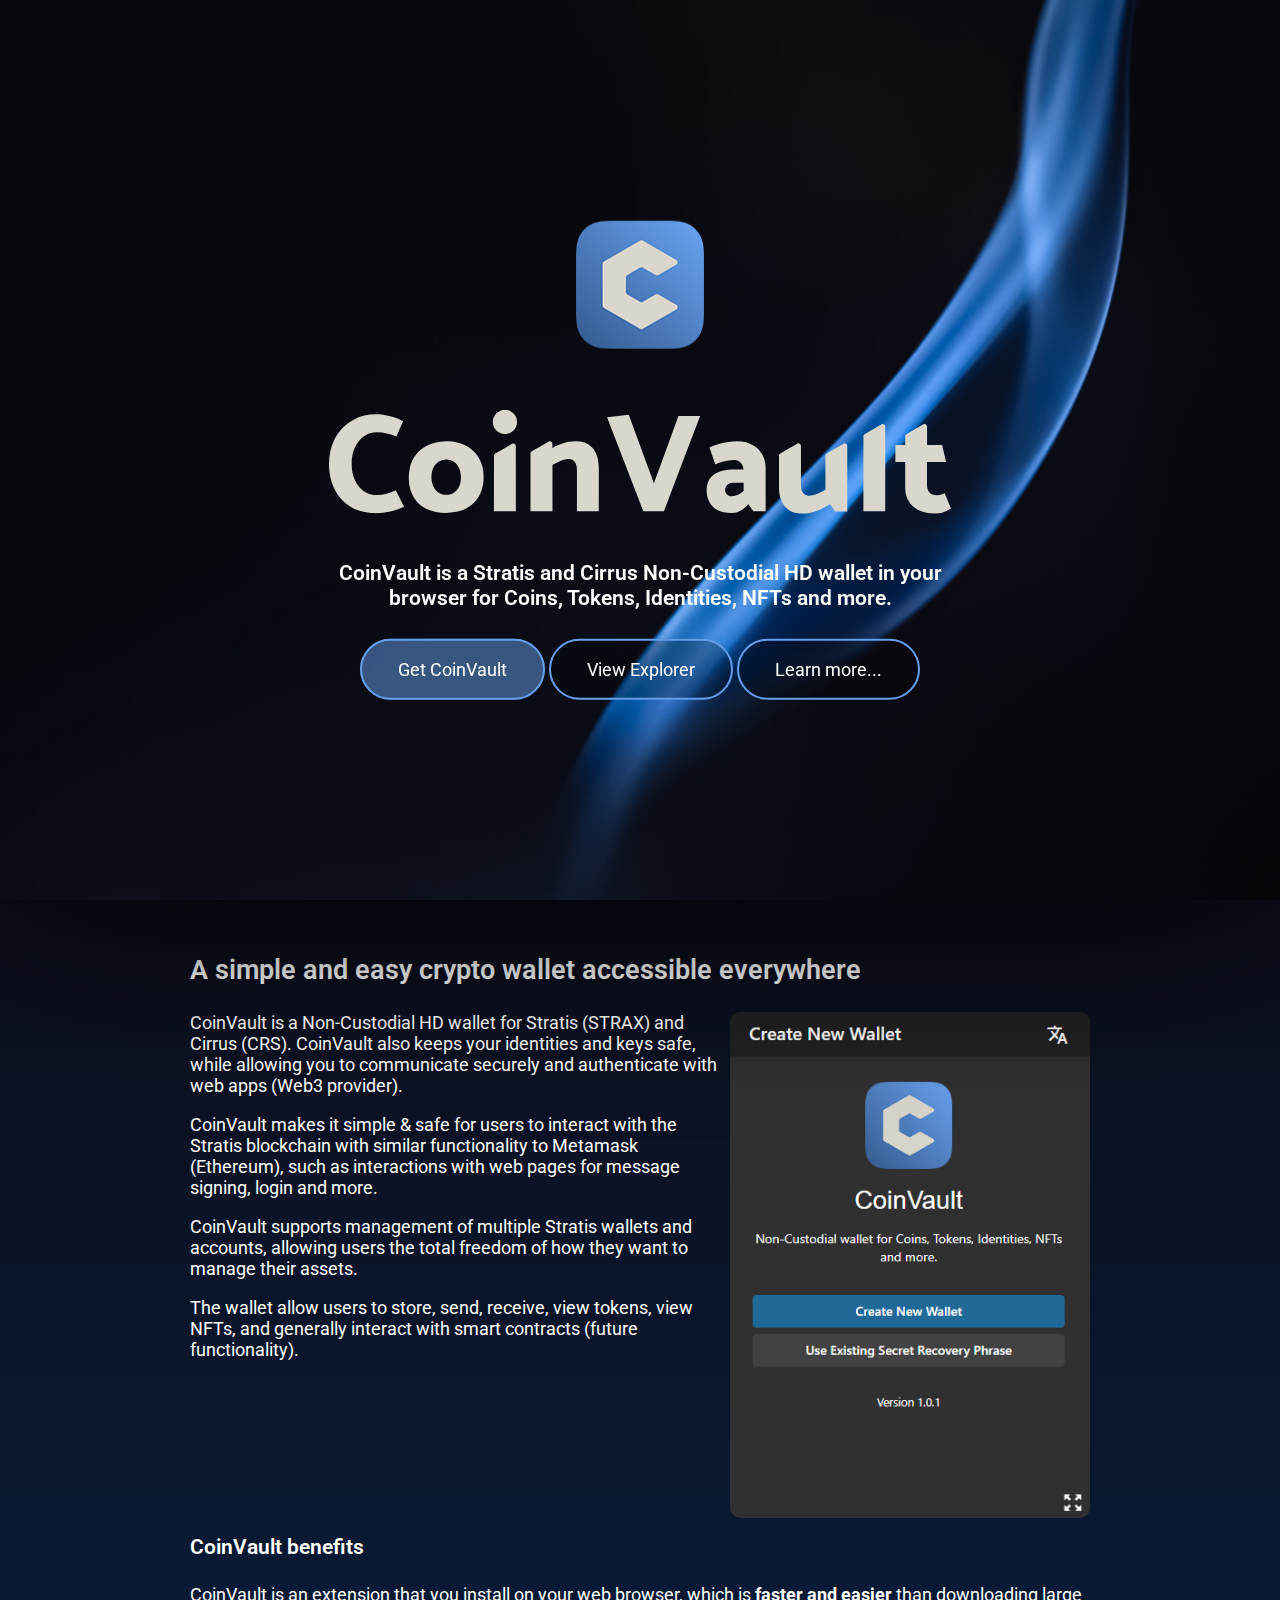
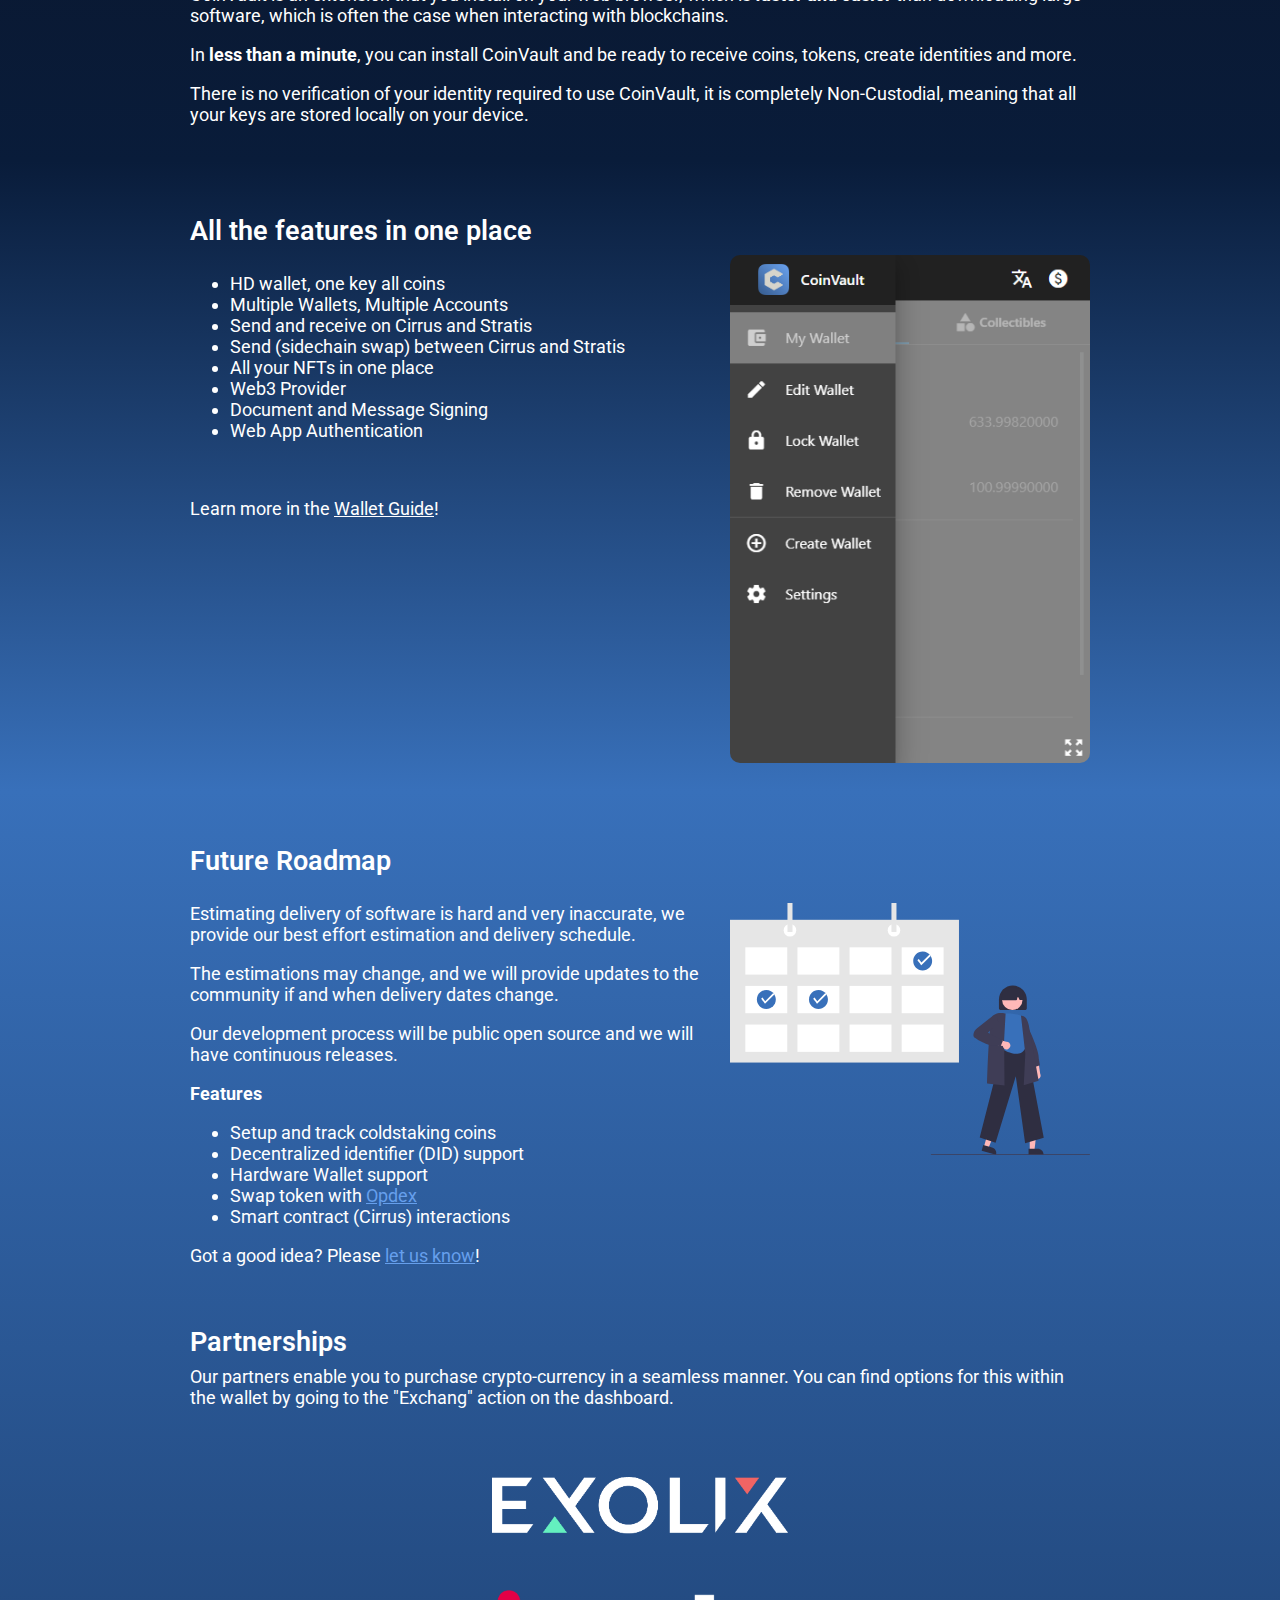
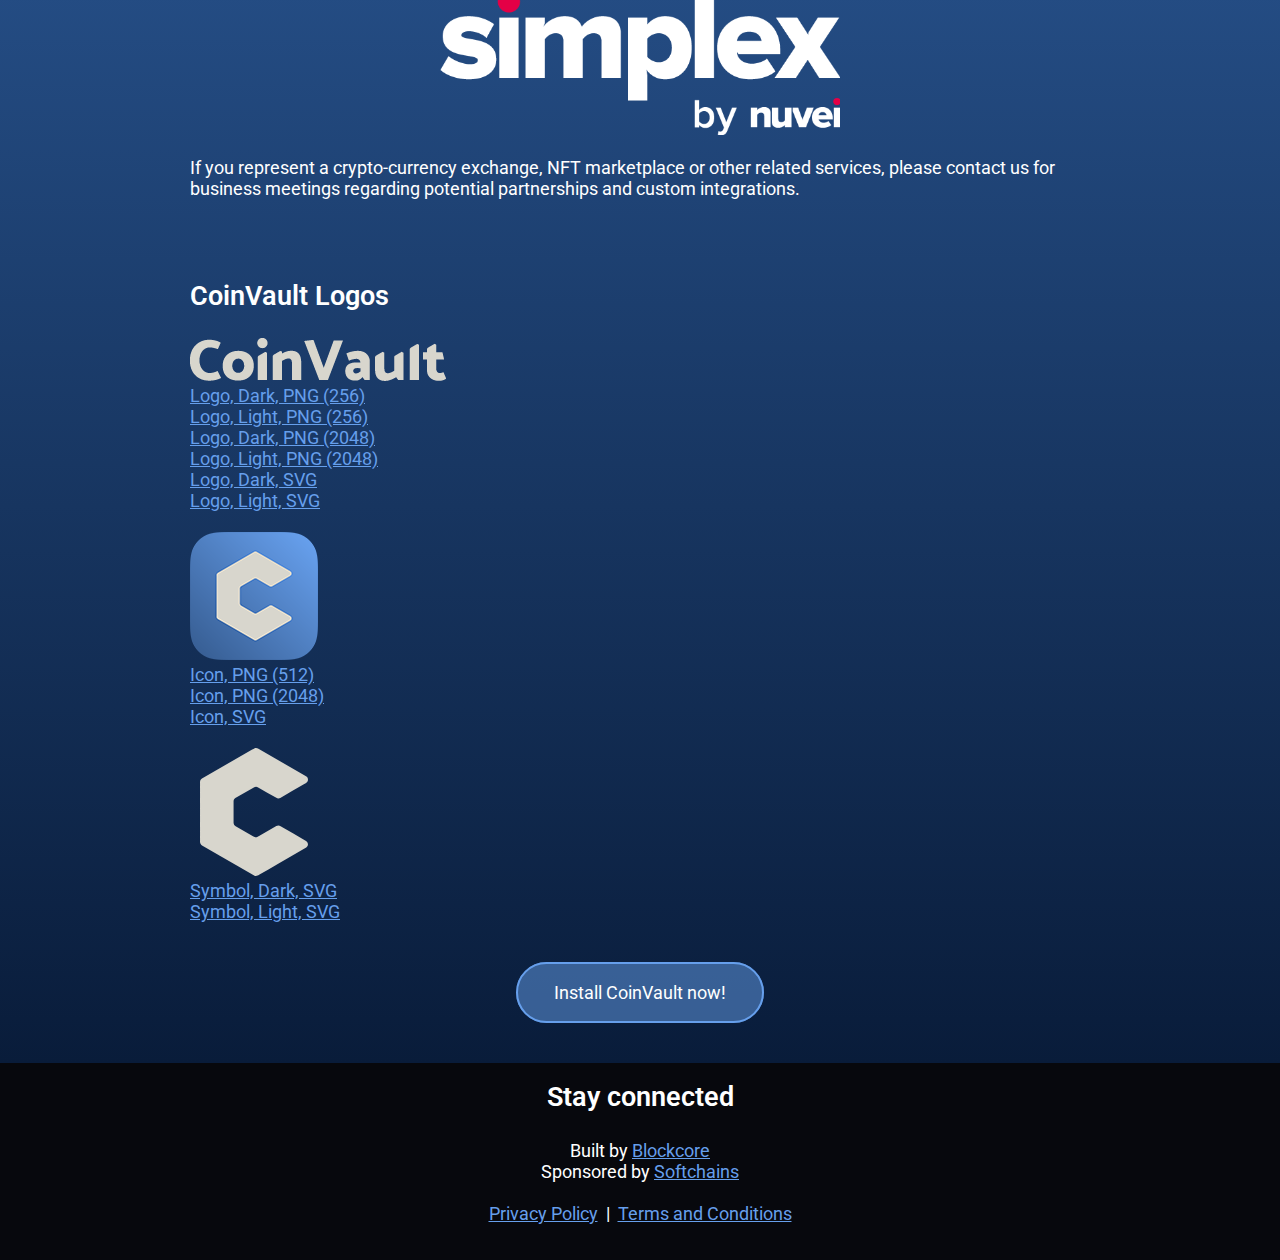
<file: index.html>
<!doctype html>
<html>

<head>
    <meta charset="utf-8">
    <title>CoinVault</title>
    <meta name="viewport" content="width=device-width, initial-scale=1.0, maximum-scale=1.0, user-scalable=no">
    <link href="styles.css?v=6" rel="stylesheet">
    <link rel="icon" type="image/png" href="favicon.png" />

    <meta name="description"
        content="CoinVault is a Stratis and Cirrus Non-Custodial HD wallet in your browser for Coins, Tokens, Identities,
        NFTs and more.." />

    <meta name="twitter:card" content="summary_large_image" />
    <meta name="twitter:site" content="@blockcoredev">
    <meta name="twitter:creator" content="@blockcoredev">
    <meta name="twitter:title" content="CoinVault">
    <meta name="twitter:description"
        content="CoinVault is a Stratis and Cirrus Non-Custodial HD wallet in your browser for Coins, Tokens, Identities,
        NFTs and more..">
    <meta name="twitter:image:src" content="https://www.coinvault.io/assets/social.jpg">
    <meta property="og:title" content="CoinVault" />
    <meta property="og:type" content="website">
    <meta property="og:url" content="https://www.coinvault.io/" />
    <meta property="og:image" content="https://www.coinvault.io/assets/social.jpg" />
    <meta property="og:image:width" content="1200">
    <meta property="og:image:height" content="630">
    <meta property="og:description"
        content="CoinVault is a Stratis and Cirrus Non-Custodial HD wallet in your browser for Coins, Tokens, Identities,
        NFTs and more.." />

    <link rel="preconnect" href="https://fonts.googleapis.com">
    <link rel="preconnect" href="https://fonts.gstatic.com" crossorigin>
    <link href="https://fonts.googleapis.com/css2?family=Alfa+Slab+One&family=Roboto:wght@400;600&display=swap"
        rel="stylesheet">

    <link rel="stylesheet" href="https://use.fontawesome.com/releases/v5.2.0/css/all.css"
        integrity="sha384-hWVjflwFxL6sNzntih27bfxkr27PmbbK/iSvJ+a4+0owXq79v+lsFkW54bOGbiDQ" crossorigin="anonymous">
</head>

<body>

    <div class="splash-image">
        <div class="splash-text">
            <img src="assets/profile/icon-128x128.png"><br><br>
            <img class="coinvault-logo" src="assets/profile/coinvault-light.svg">
            <h3>CoinVault is a Stratis and Cirrus Non-Custodial HD wallet in your browser for Coins, Tokens, Identities,
                NFTs and more.
            </h3>
            <br><br>
            <a class="button button-primary" href="https://chrome.google.com/webstore/detail/coinvault/iofdmgdkbbolebgepilfaacaaoaeigek" target="_blank">Get CoinVault</a>
            <a class="button" href="https://explorer.coinvault.io/">View Explorer</a>
            <a class="button" href="#intro">Learn more...</a>
        </div>
    </div>
    <a name="intro"></a>

    <section class="section section-1">
        <div class="container">
            <h2>A simple and easy crypto wallet accessible everywhere</h2>
            <p><img class="drawing-right-image" src="assets/screenshot.png">
                CoinVault is a Non-Custodial HD wallet for Stratis (STRAX) and Cirrus (CRS). CoinVault also keeps your
                identities and keys safe, while allowing you to communicate securely and authenticate with web apps
                (Web3 provider).
            </p>
            <p>CoinVault makes it simple & safe for users to interact with the Stratis blockchain with similar
                functionality to Metamask (Ethereum), such as interactions with web pages for message signing, login and
                more.</p>
            <p>
                CoinVault supports management of multiple Stratis wallets and accounts, allowing users the total freedom
                of
                how they want to manage their assets.
            </p>
            <p>
                The wallet allow users to store, send, receive, view tokens, view NFTs,
                and generally interact with smart contracts (future functionality).
            </p>
            <h3>CoinVault benefits</h3>
            <p>
                CoinVault is an extension that you install on your web browser, which is <strong>faster and
                    easier</strong> than downloading large software, which is often the case when interacting
                with blockchains.
            </p>
            <p>
                In <strong>less than a minute</strong>, you can install CoinVault and be ready to receive coins, tokens,
                create identities and more.
            </p>
            <p>
                There is no verification of your identity required to use CoinVault, it is completely Non-Custodial,
                meaning that all your keys are stored locally on your device.
            </p>
        </div>
    </section>

    <!-- <section class="section section-2">
        <div class="container">

        </div>
    </section> -->

    <!-- <section class="section section-4">
        <div class="container">
        </div>
    </section> -->

    <section class="section section-2">
        <div class="container">

            <h2>All the features in one place</h2>
            <img class="drawing-right-image" src="assets/screenshot-wallet-management.png">
            <p>
                <ul>
                    <li>HD wallet, one key all coins</li>
                    <li>Multiple Wallets, Multiple Accounts</li>
                    <li>Send and receive on Cirrus and Stratis</li>
                    <li>Send (sidechain swap) between Cirrus and Stratis</li>
                    <li>All your NFTs in one place</li>
                    <li>Web3 Provider</li>
                    <li>Document and Message Signing</li>
                    <li>Web App Authentication</li>
                </ul>
            </p>
            <br>
            <p>
                Learn more in the <a href="https://www.blockcore.net/wallet/guide">Wallet Guide</a>!
            </p>

            <br class="break">
        </div>
    </section>

    <section class="section section-3">
        <div class="container">
            <h2>Future Roadmap</h2>

            <p><img class="drawing-right" src="assets/undraw_Online_calendar_re_wk3t.svg">
                Estimating delivery of software is hard and very inaccurate, we provide our best effort estimation and
                delivery schedule.
            </p>
            <p>The estimations may change, and we will provide updates to the community if and when delivery dates
                change.</p>
            <p>Our development process will be public open source and we will have continuous releases.</p>
            <p>
                <strong>Features</strong>
            <ul>
                <li>Setup and track coldstaking coins</li>
                <li>Decentralized identifier (DID) support</li>
                <li>Hardware Wallet support</li>
                <li>Swap token with <a href="https://www.opdex.com/" target="_blank">Opdex</a></li>
                <li>Smart contract (Cirrus) interactions</li>
            </ul>

            Got a good idea? Please <a href="https://github.com/block-core/blockcore-wallet/issues">let us know</a>!

            </p>

            <br><br>

            <h2>Partnerships</h2>

            Our partners enable you to purchase crypto-currency in a seamless manner. You can find options for this within the 
            wallet by going to the "Exchang" action on the dashboard.

            <p class="partners">
                <a href="https://exolix.com/?ref=BcG9dcJcQqLeXPf5"><img src="assets/exolix.png"></a><br>
                <img src="assets/simplex.png"><br>
            </p>
            <p>
                If you represent a crypto-currency exchange, NFT marketplace or other related services, please contact
                us for business meetings regarding potential partnerships and custom integrations.
            </p>

            <br><br><br>

            <h2>CoinVault Logos</h2>

            <p>
                <img src="assets/profile/coinvault-light-256.png"><br>

                <a href="assets/profile/coinvault-256.png">Logo, Dark, PNG (256)</a><br>
                <a href="assets/profile/coinvault-light-256.png">Logo, Light, PNG (256)</a><br>

                <a href="assets/profile/coinvault-2048.png">Logo, Dark, PNG (2048)</a><br>
                <a href="assets/profile/coinvault-light-2048.png">Logo, Light, PNG (2048)</a><br>

                <a href="assets/profile/coinvault.svg">Logo, Dark, SVG</a><br>
                <a href="assets/profile/coinvault-light.svg">Logo, Light, SVG</a><br>
                <br>
                <img src="assets/profile/icon-128x128.png"><br>

                <a href="assets/profile/icon-512x512.png">Icon, PNG (512)</a><br>
                <a href="assets/profile/icon-2048x2048.png">Icon, PNG (2048)</a><br>
                <a href="assets/profile/icon.svg">Icon, SVG</a><br>

                <br>
                <img src="assets/profile/symbol-light.svg" class="symbol-download-preview"><br>

                <a href="assets/profile/symbol.svg">Symbol, Dark, SVG</a><br>
                <a href="assets/profile/symbol-light.svg">Symbol, Light, SVG</a><br>
            </p>

            <br><br>
            <div class="centered">
                <a class="button button-primary" href="https://chrome.google.com/webstore/detail/coinvault/iofdmgdkbbolebgepilfaacaaoaeigek" target="_blank">Install CoinVault now!</a>
            </div>
            <br><br>

        </div>
    </section>

    <footer id="footer">
        <h2>Stay connected</h2>
        <div class="social-icons">
            <a href="https://discord.gg/fs4zjKcyTx" title="Discord" target="_blank"><i
                    class="social-icon fab fa-discord fa-4x"></i></a>
            <a href="https://twitter.com/coinvault_io" title="Twitter" target="_blank"><i
                    class="social-icon fab fa-twitter fa-4x"></i></a>
            <a href="https://github.com/CoinVault" title="GitHub" target="_blank"><i
                    class="social-icon fab fa-github fa-4x"></i></a>
            <a href="mailto:post@blockcore.net" title="E-mail"><i class="social-icon fas fa-envelope fa-4x"></i></a>
        </div>


        <p class="copyright">
            Built by <a href="https://www.blockcore.net/">Blockcore</a><br>
            Sponsored by <a href="https://www.softchains.net/">Softchains</a><br><br>
            <a href="policy.html#policy">Privacy Policy</a>&nbsp;&nbsp;|&nbsp;&nbsp;<a href="policy.html#terms">Terms and Conditions</a>
        </p>

    </footer>

</body>

</html>
</file>
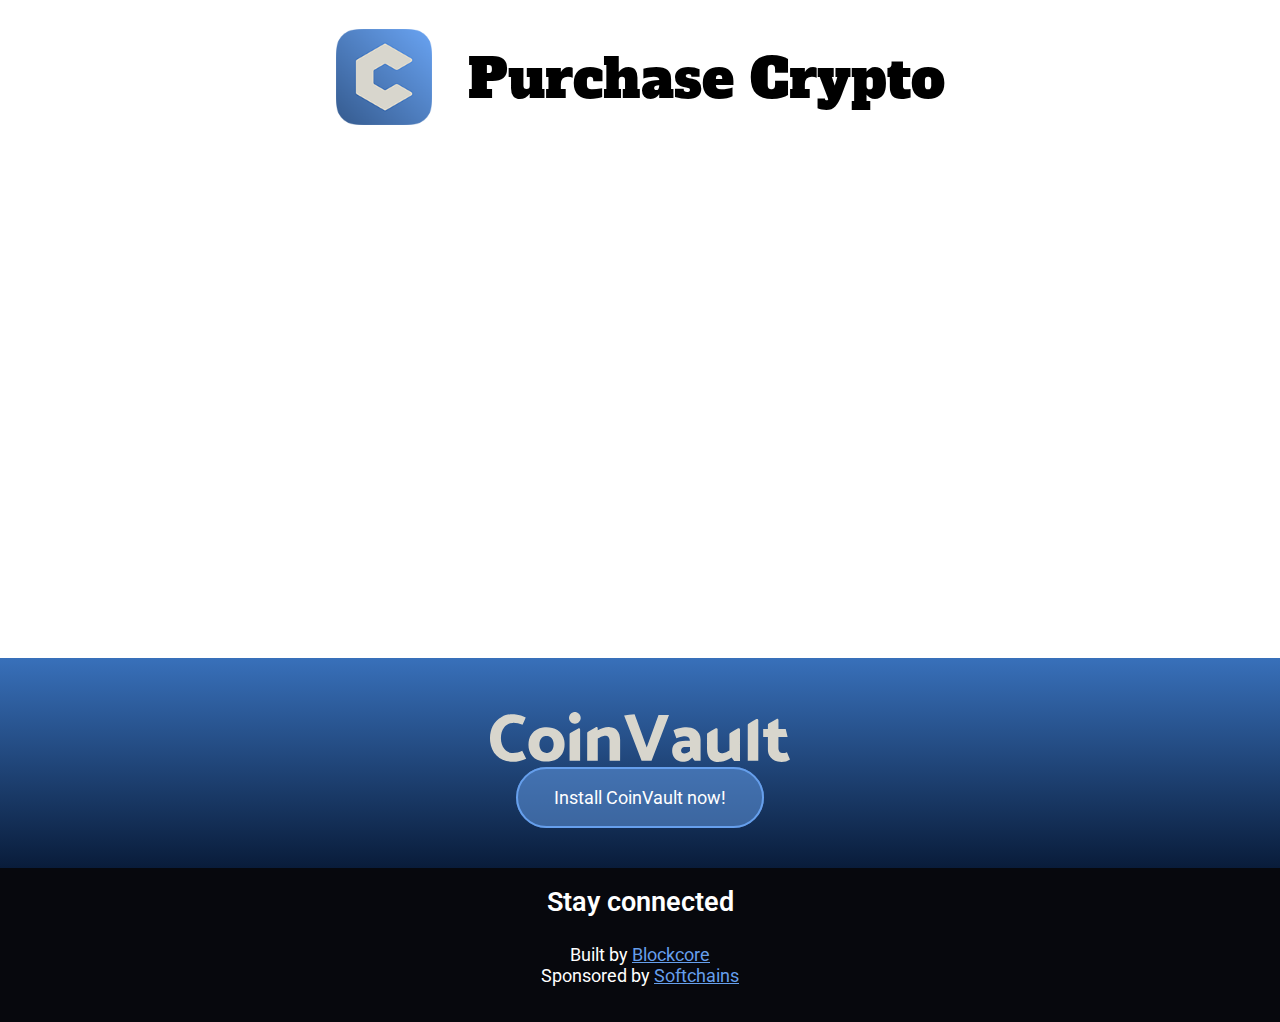
<file: simplex/index.html>
<!DOCTYPE html>
<html>
  <head>
    <meta charset="utf-8" />
    <title>CoinVault</title>
    <meta
      name="viewport"
      content="width=device-width, initial-scale=1.0, maximum-scale=1.0, user-scalable=no"
    />
    <link href="../styles.css?v=7" rel="stylesheet" />
    <link rel="icon" type="image/png" href="../favicon.png" />

    <meta
      name="description"
      content="CoinVault is a Stratis and Cirrus Non-Custodial HD wallet in your browser for Coins, Tokens, Identities,
        NFTs and more.."
    />

    <meta name="twitter:card" content="summary_large_image" />
    <meta name="twitter:site" content="@blockcoredev" />
    <meta name="twitter:creator" content="@blockcoredev" />
    <meta name="twitter:title" content="CoinVault" />
    <meta
      name="twitter:description"
      content="CoinVault is a Stratis and Cirrus Non-Custodial HD wallet in your browser for Coins, Tokens, Identities,
        NFTs and more.."
    />
    <meta
      name="twitter:image:src"
      content="https://www.coinvault.io/assets/social.jpg"
    />
    <meta property="og:title" content="CoinVault" />
    <meta property="og:type" content="website" />
    <meta property="og:url" content="https://www.coinvault.io/" />
    <meta
      property="og:image"
      content="https://www.coinvault.io/assets/social.jpg"
    />
    <meta property="og:image:width" content="1200" />
    <meta property="og:image:height" content="630" />
    <meta
      property="og:description"
      content="CoinVault is a Stratis and Cirrus Non-Custodial HD wallet in your browser for Coins, Tokens, Identities,
        NFTs and more.."
    />

    <link rel="preconnect" href="https://fonts.googleapis.com" />
    <link rel="preconnect" href="https://fonts.gstatic.com" crossorigin />
    <link
      href="https://fonts.googleapis.com/css2?family=Alfa+Slab+One&family=Roboto:wght@400;600&display=swap"
      rel="stylesheet"
    />

    <link
      rel="stylesheet"
      href="https://use.fontawesome.com/releases/v5.2.0/css/all.css"
      integrity="sha384-hWVjflwFxL6sNzntih27bfxkr27PmbbK/iSvJ+a4+0owXq79v+lsFkW54bOGbiDQ"
      crossorigin="anonymous"
    />

    <script> window.simplexAsyncFunction = function () {
      Simplex.init({public_key: 'pk_live_647d5c18-17bd-46a3-8e00-586cbfd36769'})
     };
   </script>
   <script src="https://cdn.simplex.com/sdk/v1/js/sdk.js" async></script>
  </head>

  <body>
    <div class="simplex-widget">
      <div class="widget-logo">
        <div><img class="purchase-logo" src="../assets/profile/icon-128x128.png" /></div>
        <div><h1 class="purchase">Purchase Crypto</h1></div>
      </div>

      <form id="simplex-form">
        <div id="checkout-element"></div>
      </form>
      <script src='https://iframe.simplex-affiliates.com/form-sdk.js' type="text/javascript"></script>
      <script>
         window.simplex.createForm();
      </script>
    </div>

    <section class="section section-3">
      <div class="container centered">
        <img
          class="coinvault-logo-purchase"
          src="../assets/profile/coinvault-light.svg"
        />

        <br /><br />
        <div class="centered">
          <a
            class="button button-primary"
            href="https://chrome.google.com/webstore/detail/coinvault/iofdmgdkbbolebgepilfaacaaoaeigek"
            target="_blank"
            >Install CoinVault now!</a
          >
        </div>
        <br /><br />
      </div>
    </section>

    <footer id="footer">
      <h2>Stay connected</h2>
      <div class="social-icons">
        <a href="https://discord.gg/fs4zjKcyTx" title="Discord" target="_blank"
          ><i class="social-icon fab fa-discord fa-4x"></i
        ></a>
        <a
          href="https://twitter.com/coinvault_io"
          title="Twitter"
          target="_blank"
          ><i class="social-icon fab fa-twitter fa-4x"></i
        ></a>
        <a href="https://github.com/CoinVault" title="GitHub" target="_blank"
          ><i class="social-icon fab fa-github fa-4x"></i
        ></a>
        <a href="mailto:post@blockcore.net" title="E-mail"
          ><i class="social-icon fas fa-envelope fa-4x"></i
        ></a>
      </div>

      <p class="copyright">
        Built by <a href="https://www.blockcore.net/">Blockcore</a><br />
        Sponsored by <a href="https://www.softchains.net/">Softchains</a>
      </p>
    </footer>
  </body>
</html>
</file>
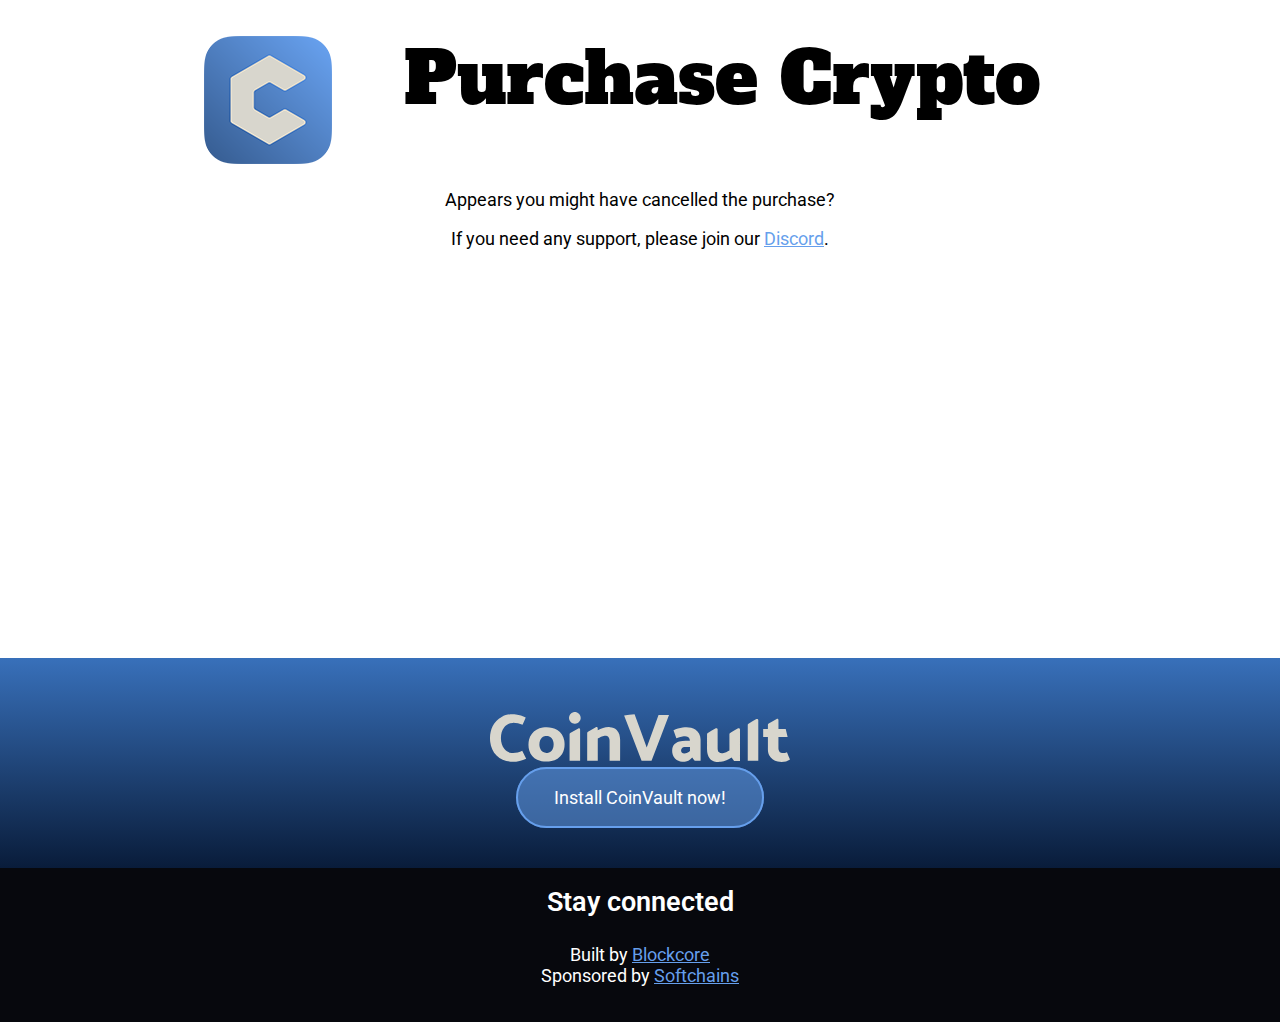
<file: simplex/failure/index.html>
<!DOCTYPE html>
<html>
  <head>
    <meta charset="utf-8" />
    <title>CoinVault</title>
    <meta
      name="viewport"
      content="width=device-width, initial-scale=1.0, maximum-scale=1.0, user-scalable=no"
    />
    <link href="../../styles.css?v=7" rel="stylesheet" />
    <link rel="icon" type="image/png" href="../../favicon.png" />

    <meta
      name="description"
      content="CoinVault is a Stratis and Cirrus Non-Custodial HD wallet in your browser for Coins, Tokens, Identities,
        NFTs and more.."
    />

    <meta name="twitter:card" content="summary_large_image" />
    <meta name="twitter:site" content="@blockcoredev" />
    <meta name="twitter:creator" content="@blockcoredev" />
    <meta name="twitter:title" content="CoinVault" />
    <meta
      name="twitter:description"
      content="CoinVault is a Stratis and Cirrus Non-Custodial HD wallet in your browser for Coins, Tokens, Identities,
        NFTs and more.."
    />
    <meta
      name="twitter:image:src"
      content="https://www.coinvault.io/assets/social.jpg"
    />
    <meta property="og:title" content="CoinVault" />
    <meta property="og:type" content="website" />
    <meta property="og:url" content="https://www.coinvault.io/" />
    <meta
      property="og:image"
      content="https://www.coinvault.io/assets/social.jpg"
    />
    <meta property="og:image:width" content="1200" />
    <meta property="og:image:height" content="630" />
    <meta
      property="og:description"
      content="CoinVault is a Stratis and Cirrus Non-Custodial HD wallet in your browser for Coins, Tokens, Identities,
        NFTs and more.."
    />

    <link rel="preconnect" href="https://fonts.googleapis.com" />
    <link rel="preconnect" href="https://fonts.gstatic.com" crossorigin />
    <link
      href="https://fonts.googleapis.com/css2?family=Alfa+Slab+One&family=Roboto:wght@400;600&display=swap"
      rel="stylesheet"
    />

    <link
      rel="stylesheet"
      href="https://use.fontawesome.com/releases/v5.2.0/css/all.css"
      integrity="sha384-hWVjflwFxL6sNzntih27bfxkr27PmbbK/iSvJ+a4+0owXq79v+lsFkW54bOGbiDQ"
      crossorigin="anonymous"
    />
  </head>

  <body>
    <div class="simplex-widget">
      <div class="widget-logo">
        <img src="../../assets/profile/icon-128x128.png" /><br /><br />
        <h1>Purchase Crypto</h1>
        <br />
      </div>

      <p class="centered">Appears you might have cancelled the purchase?</p>
      <p class="centered">
        If you need any support, please join our
        <a href="https://www.blockcore.net/discord">Discord</a>.
      </p>
    </div>

    <section class="section section-3">
      <div class="container centered">
        <img
          class="coinvault-logo-purchase"
          src="../../assets/profile/coinvault-light.svg"
        />

        <br /><br />
        <div class="centered">
          <a
            class="button button-primary"
            href="https://chrome.google.com/webstore/detail/coinvault/iofdmgdkbbolebgepilfaacaaoaeigek"
            target="_blank"
            >Install CoinVault now!</a
          >
        </div>
        <br /><br />
      </div>
    </section>

    <footer id="footer">
      <h2>Stay connected</h2>
      <div class="social-icons">
        <a href="https://discord.gg/fs4zjKcyTx" title="Discord" target="_blank"
          ><i class="social-icon fab fa-discord fa-4x"></i
        ></a>
        <a
          href="https://twitter.com/coinvault_io"
          title="Twitter"
          target="_blank"
          ><i class="social-icon fab fa-twitter fa-4x"></i
        ></a>
        <a href="https://github.com/CoinVault" title="GitHub" target="_blank"
          ><i class="social-icon fab fa-github fa-4x"></i
        ></a>
        <a href="mailto:post@blockcore.net" title="E-mail"
          ><i class="social-icon fas fa-envelope fa-4x"></i
        ></a>
      </div>

      <p class="copyright">
        Built by <a href="https://www.blockcore.net/">Blockcore</a><br />
        Sponsored by <a href="https://www.softchains.net/">Softchains</a>
      </p>
    </footer>
  </body>
</html>
</file>
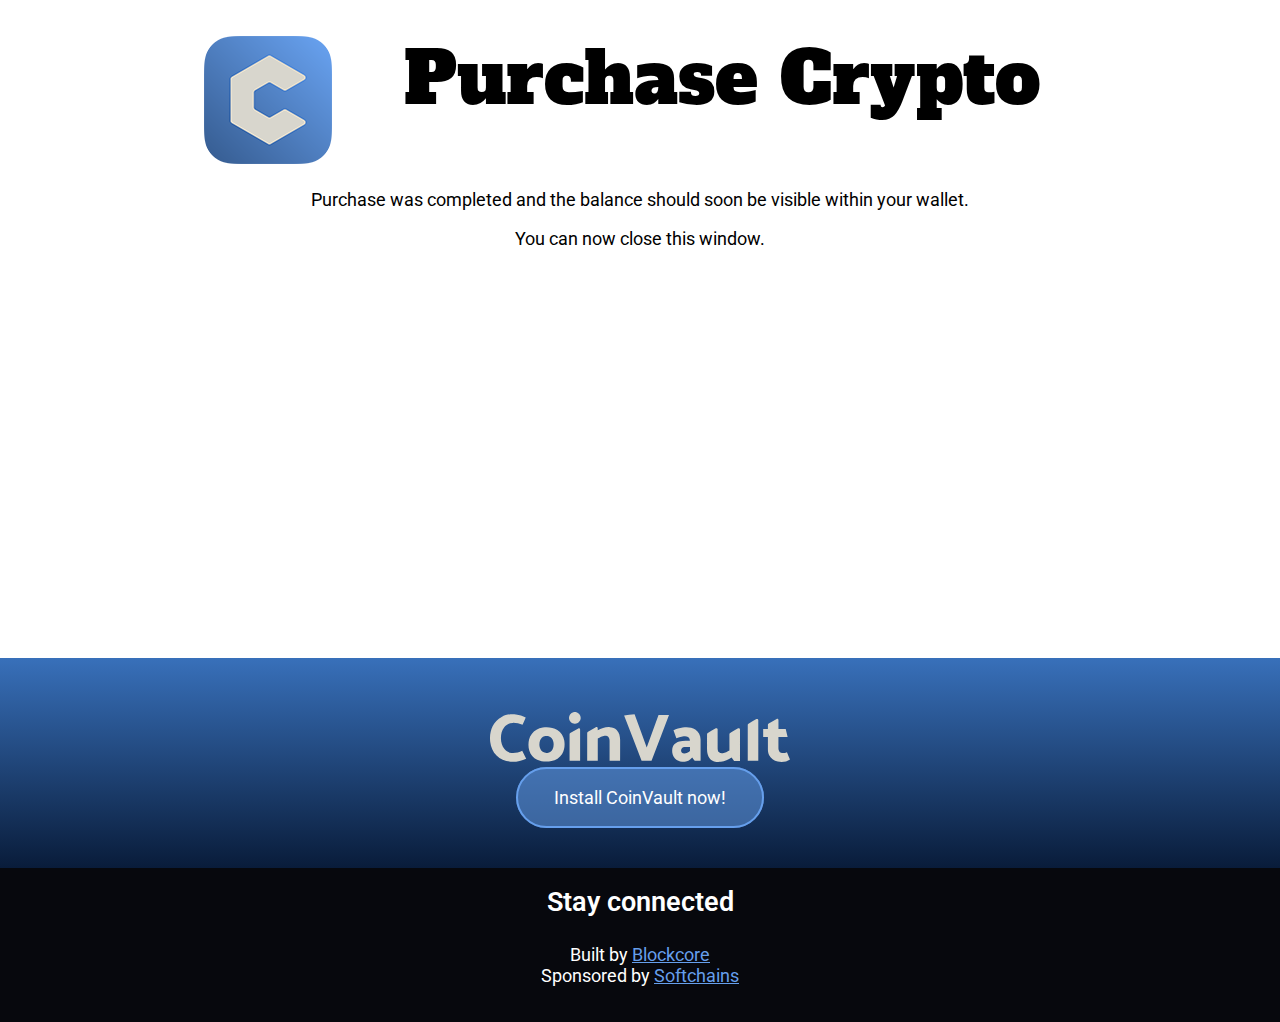
<file: simplex/success/index.html>
<!DOCTYPE html>
<html>
  <head>
    <meta charset="utf-8" />
    <title>CoinVault</title>
    <meta
      name="viewport"
      content="width=device-width, initial-scale=1.0, maximum-scale=1.0, user-scalable=no"
    />
    <link href="../../styles.css?v=7" rel="stylesheet" />
    <link rel="icon" type="image/png" href="../../favicon.png" />

    <meta
      name="description"
      content="CoinVault is a Stratis and Cirrus Non-Custodial HD wallet in your browser for Coins, Tokens, Identities,
        NFTs and more.."
    />

    <meta name="twitter:card" content="summary_large_image" />
    <meta name="twitter:site" content="@blockcoredev" />
    <meta name="twitter:creator" content="@blockcoredev" />
    <meta name="twitter:title" content="CoinVault" />
    <meta
      name="twitter:description"
      content="CoinVault is a Stratis and Cirrus Non-Custodial HD wallet in your browser for Coins, Tokens, Identities,
        NFTs and more.."
    />
    <meta
      name="twitter:image:src"
      content="https://www.coinvault.io/assets/social.jpg"
    />
    <meta property="og:title" content="CoinVault" />
    <meta property="og:type" content="website" />
    <meta property="og:url" content="https://www.coinvault.io/" />
    <meta
      property="og:image"
      content="https://www.coinvault.io/assets/social.jpg"
    />
    <meta property="og:image:width" content="1200" />
    <meta property="og:image:height" content="630" />
    <meta
      property="og:description"
      content="CoinVault is a Stratis and Cirrus Non-Custodial HD wallet in your browser for Coins, Tokens, Identities,
        NFTs and more.."
    />

    <link rel="preconnect" href="https://fonts.googleapis.com" />
    <link rel="preconnect" href="https://fonts.gstatic.com" crossorigin />
    <link
      href="https://fonts.googleapis.com/css2?family=Alfa+Slab+One&family=Roboto:wght@400;600&display=swap"
      rel="stylesheet"
    />

    <link
      rel="stylesheet"
      href="https://use.fontawesome.com/releases/v5.2.0/css/all.css"
      integrity="sha384-hWVjflwFxL6sNzntih27bfxkr27PmbbK/iSvJ+a4+0owXq79v+lsFkW54bOGbiDQ"
      crossorigin="anonymous"
    />
  </head>

  <body>
    <div class="simplex-widget">
      <div class="widget-logo">
        <img src="../../assets/profile/icon-128x128.png" /><br /><br />
        <h1>Purchase Crypto</h1>
        <br />
      </div>

      <p class="centered">
        Purchase was completed and the balance should soon be visible within
        your wallet.
      </p>
      <p class="centered">
        You can now close this window.
      </p>
    </div>

    <section class="section section-3">
      <div class="container centered">
        <img
          class="coinvault-logo-purchase"
          src="../../assets/profile/coinvault-light.svg"
        />

        <br /><br />
        <div class="centered">
          <a
            class="button button-primary"
            href="https://chrome.google.com/webstore/detail/coinvault/iofdmgdkbbolebgepilfaacaaoaeigek"
            target="_blank"
            >Install CoinVault now!</a
          >
        </div>
        <br /><br />
      </div>
    </section>

    <footer id="footer">
      <h2>Stay connected</h2>
      <div class="social-icons">
        <a href="https://discord.gg/fs4zjKcyTx" title="Discord" target="_blank"
          ><i class="social-icon fab fa-discord fa-4x"></i
        ></a>
        <a
          href="https://twitter.com/coinvault_io"
          title="Twitter"
          target="_blank"
          ><i class="social-icon fab fa-twitter fa-4x"></i
        ></a>
        <a href="https://github.com/CoinVault" title="GitHub" target="_blank"
          ><i class="social-icon fab fa-github fa-4x"></i
        ></a>
        <a href="mailto:post@blockcore.net" title="E-mail"
          ><i class="social-icon fas fa-envelope fa-4x"></i
        ></a>
      </div>

      <p class="copyright">
        Built by <a href="https://www.blockcore.net/">Blockcore</a><br />
        Sponsored by <a href="https://www.softchains.net/">Softchains</a>
      </p>
    </footer>
  </body>
</html>
</file>
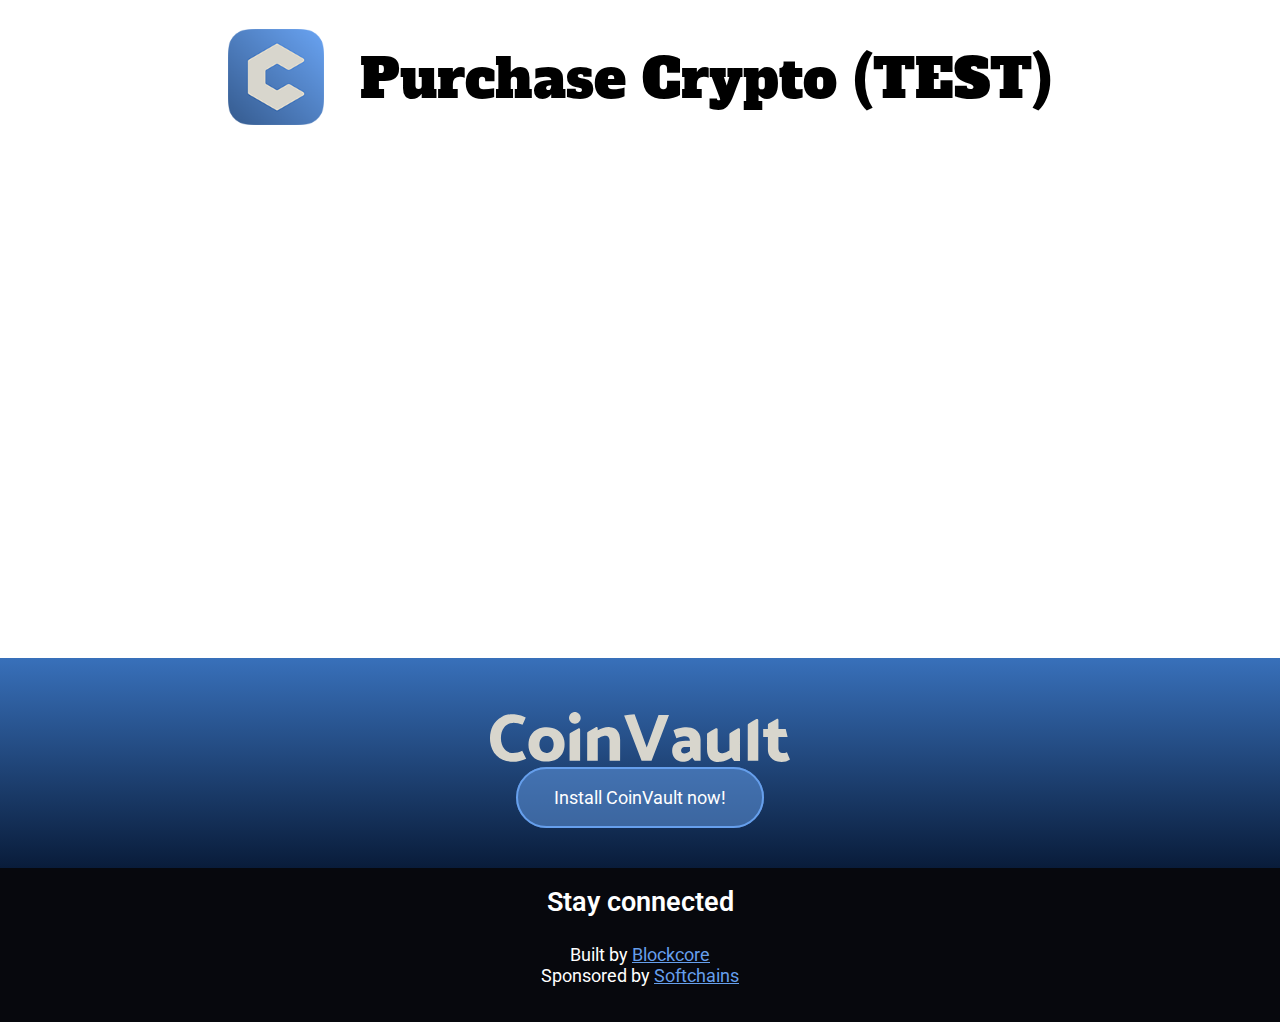
<file: simplex/test/index.html>
<!DOCTYPE html>
<html>
  <head>
    <meta charset="utf-8" />
    <title>CoinVault</title>
    <meta
      name="viewport"
      content="width=device-width, initial-scale=1.0, maximum-scale=1.0, user-scalable=no"
    />
    <link href="../../styles.css?v=7" rel="stylesheet" />
    <link rel="icon" type="image/png" href="../../favicon.png" />

    <meta
      name="description"
      content="CoinVault is a Stratis and Cirrus Non-Custodial HD wallet in your browser for Coins, Tokens, Identities,
        NFTs and more.."
    />

    <meta name="twitter:card" content="summary_large_image" />
    <meta name="twitter:site" content="@blockcoredev" />
    <meta name="twitter:creator" content="@blockcoredev" />
    <meta name="twitter:title" content="CoinVault" />
    <meta
      name="twitter:description"
      content="CoinVault is a Stratis and Cirrus Non-Custodial HD wallet in your browser for Coins, Tokens, Identities,
        NFTs and more.."
    />
    <meta
      name="twitter:image:src"
      content="https://www.coinvault.io/assets/social.jpg"
    />
    <meta property="og:title" content="CoinVault" />
    <meta property="og:type" content="website" />
    <meta property="og:url" content="https://www.coinvault.io/" />
    <meta
      property="og:image"
      content="https://www.coinvault.io/assets/social.jpg"
    />
    <meta property="og:image:width" content="1200" />
    <meta property="og:image:height" content="630" />
    <meta
      property="og:description"
      content="CoinVault is a Stratis and Cirrus Non-Custodial HD wallet in your browser for Coins, Tokens, Identities,
        NFTs and more.."
    />

    <link rel="preconnect" href="https://fonts.googleapis.com" />
    <link rel="preconnect" href="https://fonts.gstatic.com" crossorigin />
    <link
      href="https://fonts.googleapis.com/css2?family=Alfa+Slab+One&family=Roboto:wght@400;600&display=swap"
      rel="stylesheet"
    />

    <link
      rel="stylesheet"
      href="https://use.fontawesome.com/releases/v5.2.0/css/all.css"
      integrity="sha384-hWVjflwFxL6sNzntih27bfxkr27PmbbK/iSvJ+a4+0owXq79v+lsFkW54bOGbiDQ"
      crossorigin="anonymous"
    />

    <script>
      window.simplexAsyncFunction = function () {
        Simplex.init({ public_key: "pk_test_5f3bb0e6-9e14-4d56-aa73-6a0d6f2f6487" });
      };
    </script>
    <script
      src="https://cdn.test-simplexcc.com/sdk/v1/js/sdk.js"
      async
    ></script>
  </head>

  <body>
    <div class="simplex-widget">
      <div class="widget-logo">
        <div><img class="purchase-logo" src="../../assets/profile/icon-128x128.png" /></div>
        <div><h1 class="purchase">Purchase Crypto (TEST)</h1></div>
      </div>

      <form id="simplex-form">
        <div id="checkout-element"></div>
      </form>
      <script
        src="https://iframe.sandbox.test-simplexcc.com/form-sdk.js"
        type="text/javascript"
      ></script>
      <script>
        window.simplex.createForm();
      </script>
    </div>

    <section class="section section-3">
      <div class="container centered">
        <img
          class="coinvault-logo-purchase"
          src="../../assets/profile/coinvault-light.svg"
        />

        <br /><br />
        <div class="centered">
          <a
            class="button button-primary"
            href="https://chrome.google.com/webstore/detail/coinvault/iofdmgdkbbolebgepilfaacaaoaeigek"
            target="_blank"
            >Install CoinVault now!</a
          >
        </div>
        <br /><br />
      </div>
    </section>

    <footer id="footer">
      <h2>Stay connected</h2>
      <div class="social-icons">
        <a href="https://discord.gg/fs4zjKcyTx" title="Discord" target="_blank"
          ><i class="social-icon fab fa-discord fa-4x"></i
        ></a>
        <a
          href="https://twitter.com/coinvault_io"
          title="Twitter"
          target="_blank"
          ><i class="social-icon fab fa-twitter fa-4x"></i
        ></a>
        <a href="https://github.com/CoinVault" title="GitHub" target="_blank"
          ><i class="social-icon fab fa-github fa-4x"></i
        ></a>
        <a href="mailto:post@blockcore.net" title="E-mail"
          ><i class="social-icon fas fa-envelope fa-4x"></i
        ></a>
      </div>

      <p class="copyright">
        Built by <a href="https://www.blockcore.net/">Blockcore</a><br />
        Sponsored by <a href="https://www.softchains.net/">Softchains</a>
      </p>
    </footer>
  </body>
</html>
</file>
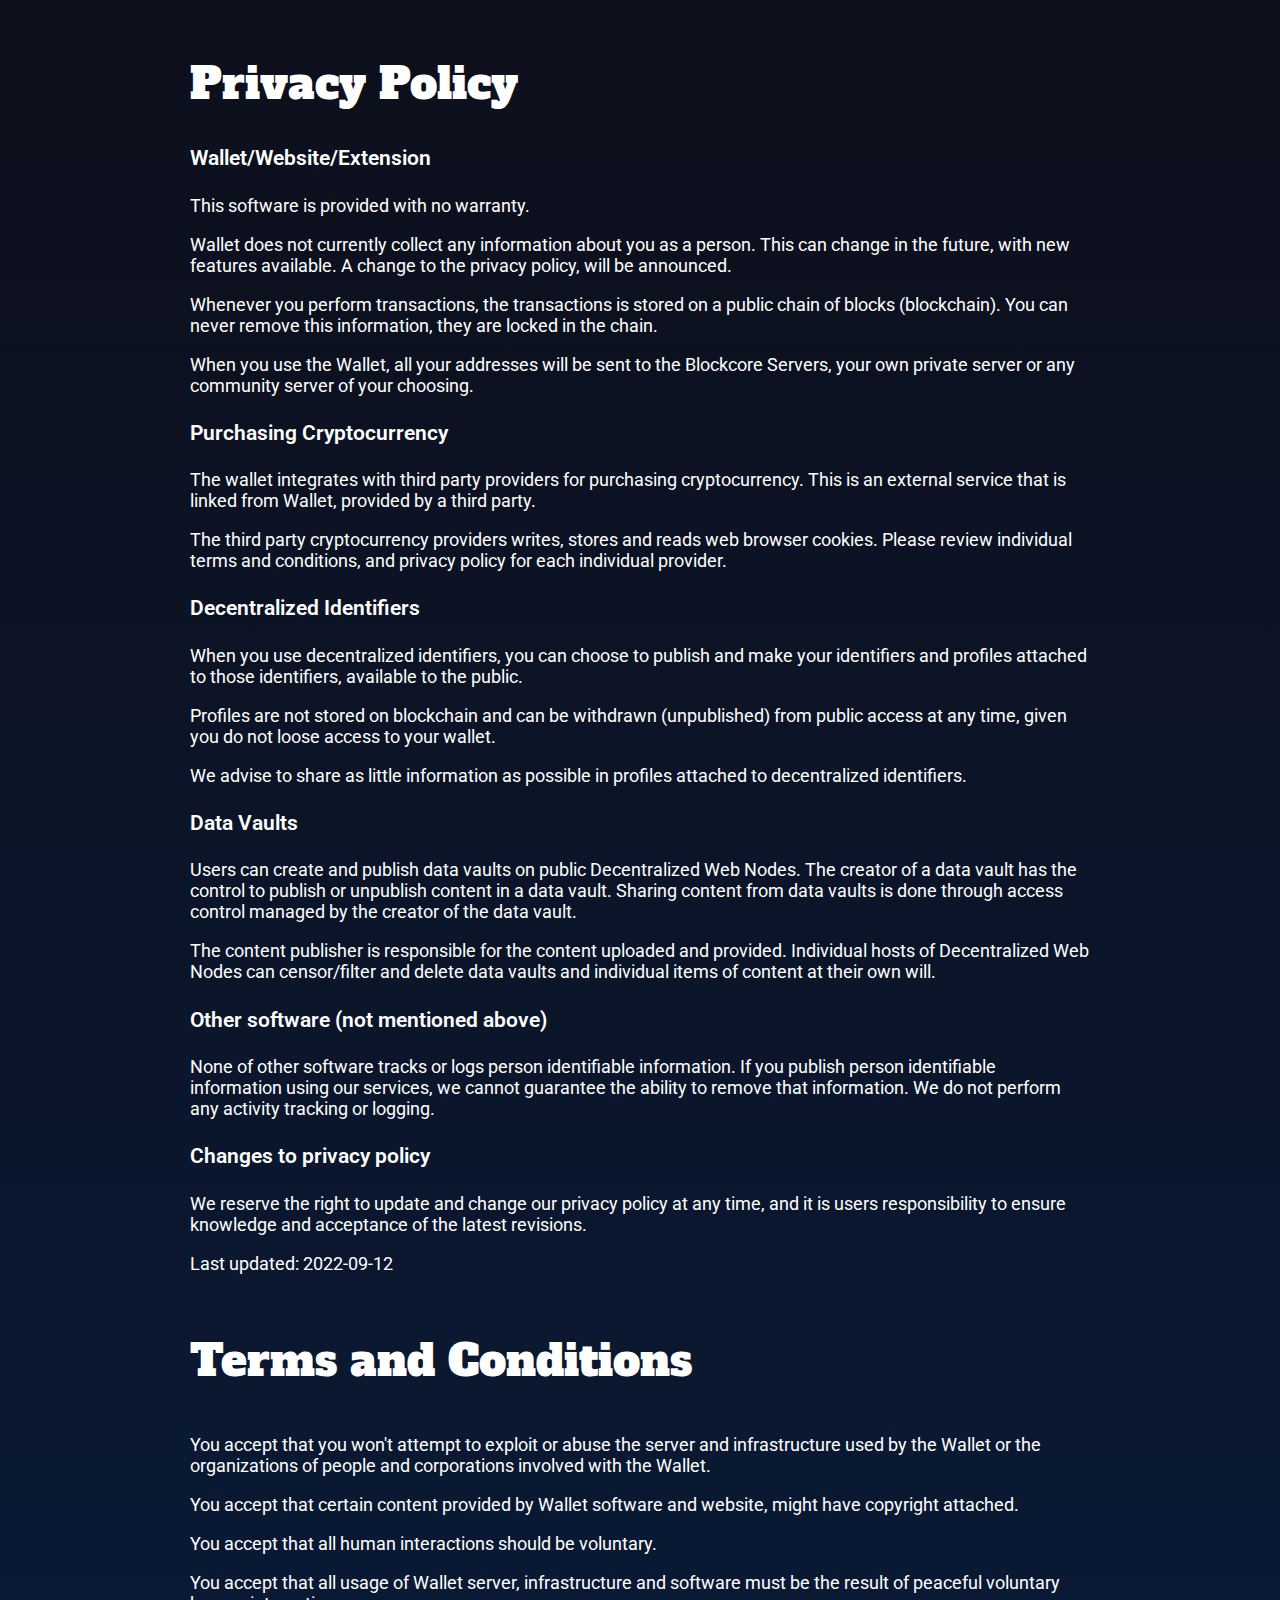
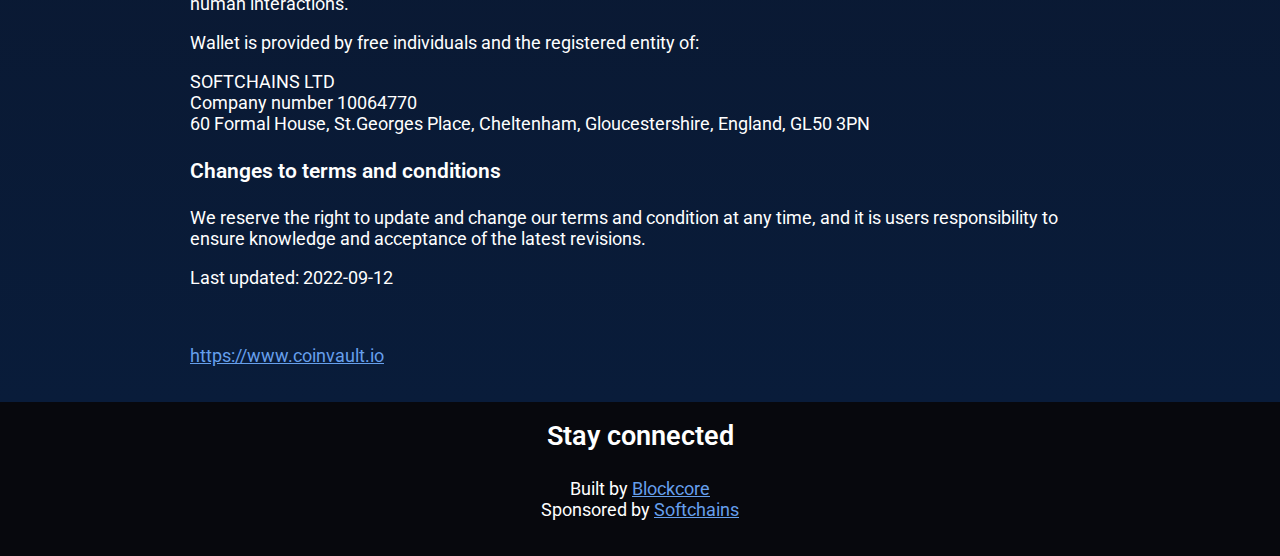
<file: policy.html>
<!doctype html>
<html>

<head>
    <meta charset="utf-8">
    <title>CoinVault</title>
    <meta name="viewport" content="width=device-width, initial-scale=1.0, maximum-scale=1.0, user-scalable=no">
    <link href="styles.css?v=6" rel="stylesheet">
    <link rel="icon" type="image/png" href="favicon.png" />

    <meta name="description"
        content="CoinVault is a Stratis and Cirrus Non-Custodial HD wallet in your browser for Coins, Tokens, Identities,
        NFTs and more.." />

    <meta name="twitter:card" content="summary_large_image" />
    <meta name="twitter:site" content="@blockcoredev">
    <meta name="twitter:creator" content="@blockcoredev">
    <meta name="twitter:title" content="CoinVault">
    <meta name="twitter:description"
        content="CoinVault is a Stratis and Cirrus Non-Custodial HD wallet in your browser for Coins, Tokens, Identities,
        NFTs and more..">
    <meta name="twitter:image:src" content="https://www.coinvault.io/assets/social.jpg">
    <meta property="og:title" content="CoinVault" />
    <meta property="og:type" content="website">
    <meta property="og:url" content="https://www.coinvault.io/" />
    <meta property="og:image" content="https://www.coinvault.io/assets/social.jpg" />
    <meta property="og:image:width" content="1200">
    <meta property="og:image:height" content="630">
    <meta property="og:description"
        content="CoinVault is a Stratis and Cirrus Non-Custodial HD wallet in your browser for Coins, Tokens, Identities,
        NFTs and more.." />

    <link rel="preconnect" href="https://fonts.googleapis.com">
    <link rel="preconnect" href="https://fonts.gstatic.com" crossorigin>
    <link href="https://fonts.googleapis.com/css2?family=Alfa+Slab+One&family=Roboto:wght@400;600&display=swap"
        rel="stylesheet">

    <link rel="stylesheet" href="https://use.fontawesome.com/releases/v5.2.0/css/all.css"
        integrity="sha384-hWVjflwFxL6sNzntih27bfxkr27PmbbK/iSvJ+a4+0owXq79v+lsFkW54bOGbiDQ" crossorigin="anonymous">
</head>

<body>

    <!-- <div class="splash-image">
        <div class="splash-text">
            <img class="coinvault-logo" src="assets/profile/coinvault-light.svg">
            <h3>CoinVault is a Stratis and Cirrus Non-Custodial HD wallet in your browser for Coins, Tokens, Identities,
                NFTs and more.. coming mid 2022!
            </h3>
            <br><br>
            <a class="button button-primary" href="https://chrome.google.com/webstore/detail/coinvault/iofdmgdkbbolebgepilfaacaaoaeigek" target="_blank">Get CoinVault</a>
            <a class="button" href="https://explorer.coinvault.io/">View Explorer</a>
            <a class="button" href="#intro">Learn more...</a>
        </div>
    </div>
    <a name="intro"></a> -->

    <section class="section section-1">
        <div class="container policy">

            <h1 id="policy">Privacy Policy</h1>

            <h3>Wallet/Website/Extension</h3>
          
            <p>This software is provided with no warranty.</p>
          
            <p>Wallet does not currently collect any information about you as a person. This can change in the future, with new features available. A change to the privacy policy, will be announced.</p>
          
            <p>Whenever you perform transactions, the transactions is stored on a public chain of blocks (blockchain). You can never remove this information, they are locked in the chain.</p>
          
            <p>When you use the Wallet, all your addresses will be sent to the Blockcore Servers, your own private server or any community server of your choosing.</p>
          
            <h3>Purchasing Cryptocurrency</h3>
          
            <p>The wallet integrates with third party providers for purchasing cryptocurrency. This is an external service that is linked from Wallet, provided by a third party.</p>
          
            <p>The third party cryptocurrency providers writes, stores and reads web browser cookies. Please review individual terms and conditions, and privacy policy for each individual provider.</p>
          
            <h3>Decentralized Identifiers</h3>
          
            <p>When you use decentralized identifiers, you can choose to publish and make your identifiers and profiles attached to those identifiers, available to the public.</p>
          
            <p>Profiles are not stored on blockchain and can be withdrawn (unpublished) from public access at any time, given you do not loose access to your wallet.</p>
          
            <p>We advise to share as little information as possible in profiles attached to decentralized identifiers.</p>
          
            <h3>Data Vaults</h3>
          
            <p>
              Users can create and publish data vaults on public Decentralized Web Nodes. The creator of a data vault has the control to publish or unpublish content in a data vault. Sharing content from data vaults is done through access control
              managed by the creator of the data vault.
            </p>
          
            <p>The content publisher is responsible for the content uploaded and provided. Individual hosts of Decentralized Web Nodes can censor/filter and delete data vaults and individual items of content at their own will.</p>
          
            <h3>Other software (not mentioned above)</h3>
          
            <p>
              None of other software tracks or logs person identifiable information. If you publish person identifiable information using our services, we cannot guarantee the ability to remove that information. We do not perform any activity
              tracking or logging.
            </p>
          
            <h3>Changes to privacy policy</h3>
          
            <p>We reserve the right to update and change our privacy policy at any time, and it is users responsibility to ensure knowledge and acceptance of the latest revisions.</p>
          
            <p>Last updated: 2022-09-12</p>
          
            <p>&nbsp;</p>
          
            <h1 id="terms">Terms and Conditions</h1>
          
            <p>You accept that you won't attempt to exploit or abuse the server and infrastructure used by the Wallet or the organizations of people and corporations involved with the Wallet.</p>
          
            <p>You accept that certain content provided by Wallet software and website, might have copyright attached.</p>
          
            <p>You accept that all human interactions should be voluntary.</p>
          
            <p>You accept that all usage of Wallet server, infrastructure and software must be the result of peaceful voluntary human interactions.</p>
          
            <p>Wallet is provided by free individuals and the registered entity of:</p>
          
            <p>
              SOFTCHAINS LTD<br />
              Company number 10064770<br />
              60 Formal House, St.Georges Place, Cheltenham, Gloucestershire, England, GL50 3PN
            </p>
          
            <h3>Changes to terms and conditions</h3>
          
            <p>We reserve the right to update and change our terms and condition at any time, and it is users responsibility to ensure knowledge and acceptance of the latest revisions.</p>
          
            <p>Last updated: 2022-09-12</p>

            <p>&nbsp;</p>

            <p><a href="https://www.coinvault.io/">https://www.coinvault.io</a></p>

        </div>
    </section>

    <footer id="footer">
        <h2>Stay connected</h2>
        <div class="social-icons">
            <a href="https://discord.gg/fs4zjKcyTx" title="Discord" target="_blank"><i
                    class="social-icon fab fa-discord fa-4x"></i></a>
            <a href="https://twitter.com/coinvault_io" title="Twitter" target="_blank"><i
                    class="social-icon fab fa-twitter fa-4x"></i></a>
            <a href="https://github.com/CoinVault" title="GitHub" target="_blank"><i
                    class="social-icon fab fa-github fa-4x"></i></a>
            <a href="mailto:post@blockcore.net" title="E-mail"><i class="social-icon fas fa-envelope fa-4x"></i></a>
        </div>


        <p class="copyright">
            Built by <a href="https://www.blockcore.net/">Blockcore</a><br>
            Sponsored by <a href="https://www.softchains.net/">Softchains</a>
        </p>

    </footer>

</body>

</html>
</file>
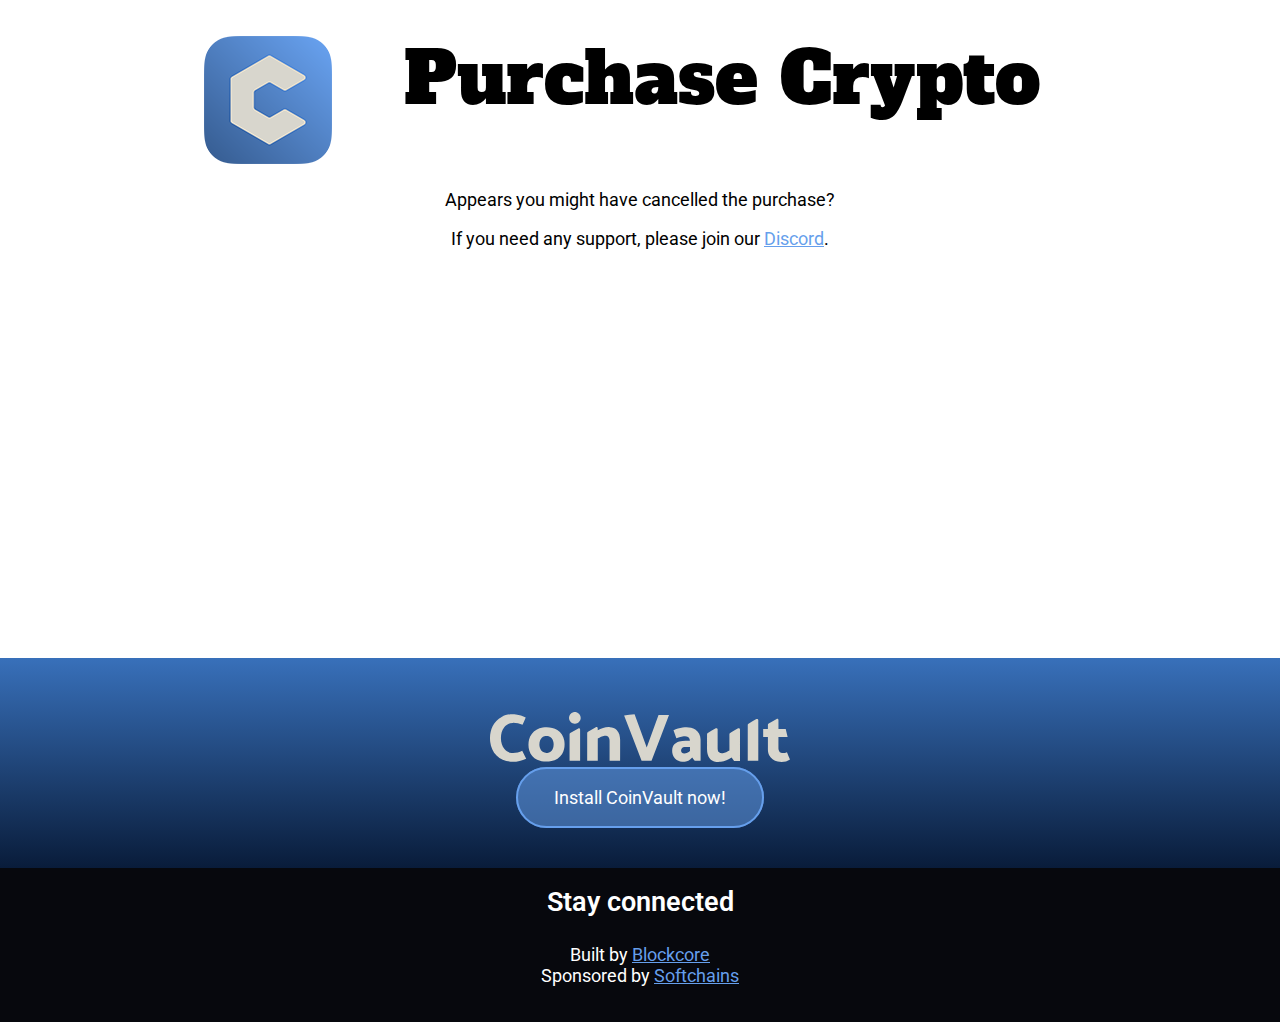
<file: simplex/failure.html>
<!DOCTYPE html>
<html>
  <head>
    <meta charset="utf-8" />
    <title>CoinVault</title>
    <meta
      name="viewport"
      content="width=device-width, initial-scale=1.0, maximum-scale=1.0, user-scalable=no"
    />
    <link href="../styles.css?v=7" rel="stylesheet" />
    <link rel="icon" type="image/png" href="../favicon.png" />

    <meta
      name="description"
      content="CoinVault is a Stratis and Cirrus Non-Custodial HD wallet in your browser for Coins, Tokens, Identities,
        NFTs and more.."
    />

    <meta name="twitter:card" content="summary_large_image" />
    <meta name="twitter:site" content="@blockcoredev" />
    <meta name="twitter:creator" content="@blockcoredev" />
    <meta name="twitter:title" content="CoinVault" />
    <meta
      name="twitter:description"
      content="CoinVault is a Stratis and Cirrus Non-Custodial HD wallet in your browser for Coins, Tokens, Identities,
        NFTs and more.."
    />
    <meta
      name="twitter:image:src"
      content="https://www.coinvault.io/assets/social.jpg"
    />
    <meta property="og:title" content="CoinVault" />
    <meta property="og:type" content="website" />
    <meta property="og:url" content="https://www.coinvault.io/" />
    <meta
      property="og:image"
      content="https://www.coinvault.io/assets/social.jpg"
    />
    <meta property="og:image:width" content="1200" />
    <meta property="og:image:height" content="630" />
    <meta
      property="og:description"
      content="CoinVault is a Stratis and Cirrus Non-Custodial HD wallet in your browser for Coins, Tokens, Identities,
        NFTs and more.."
    />

    <link rel="preconnect" href="https://fonts.googleapis.com" />
    <link rel="preconnect" href="https://fonts.gstatic.com" crossorigin />
    <link
      href="https://fonts.googleapis.com/css2?family=Alfa+Slab+One&family=Roboto:wght@400;600&display=swap"
      rel="stylesheet"
    />

    <link
      rel="stylesheet"
      href="https://use.fontawesome.com/releases/v5.2.0/css/all.css"
      integrity="sha384-hWVjflwFxL6sNzntih27bfxkr27PmbbK/iSvJ+a4+0owXq79v+lsFkW54bOGbiDQ"
      crossorigin="anonymous"
    />
  </head>

  <body>
    <div class="simplex-widget">
      <div class="widget-logo">
        <img src="../assets/profile/icon-128x128.png" /><br /><br />
        <h1>Purchase Crypto</h1>
        <br />
      </div>

      <p class="centered">Appears you might have cancelled the purchase?</p>
      <p class="centered">
        If you need any support, please join our
        <a href="https://www.blockcore.net/discord">Discord</a>.
      </p>
    </div>

    <section class="section section-3">
      <div class="container centered">
        <img
          class="coinvault-logo-purchase"
          src="../assets/profile/coinvault-light.svg"
        />

        <br /><br />
        <div class="centered">
          <a
            class="button button-primary"
            href="https://chrome.google.com/webstore/detail/coinvault/iofdmgdkbbolebgepilfaacaaoaeigek"
            target="_blank"
            >Install CoinVault now!</a
          >
        </div>
        <br /><br />
      </div>
    </section>

    <footer id="footer">
      <h2>Stay connected</h2>
      <div class="social-icons">
        <a href="https://discord.gg/fs4zjKcyTx" title="Discord" target="_blank"
          ><i class="social-icon fab fa-discord fa-4x"></i
        ></a>
        <a
          href="https://twitter.com/coinvault_io"
          title="Twitter"
          target="_blank"
          ><i class="social-icon fab fa-twitter fa-4x"></i
        ></a>
        <a href="https://github.com/CoinVault" title="GitHub" target="_blank"
          ><i class="social-icon fab fa-github fa-4x"></i
        ></a>
        <a href="mailto:post@blockcore.net" title="E-mail"
          ><i class="social-icon fas fa-envelope fa-4x"></i
        ></a>
      </div>

      <p class="copyright">
        Built by <a href="https://www.blockcore.net/">Blockcore</a><br />
        Sponsored by <a href="https://www.softchains.net/">Softchains</a>
      </p>
    </footer>
  </body>
</html>
</file>
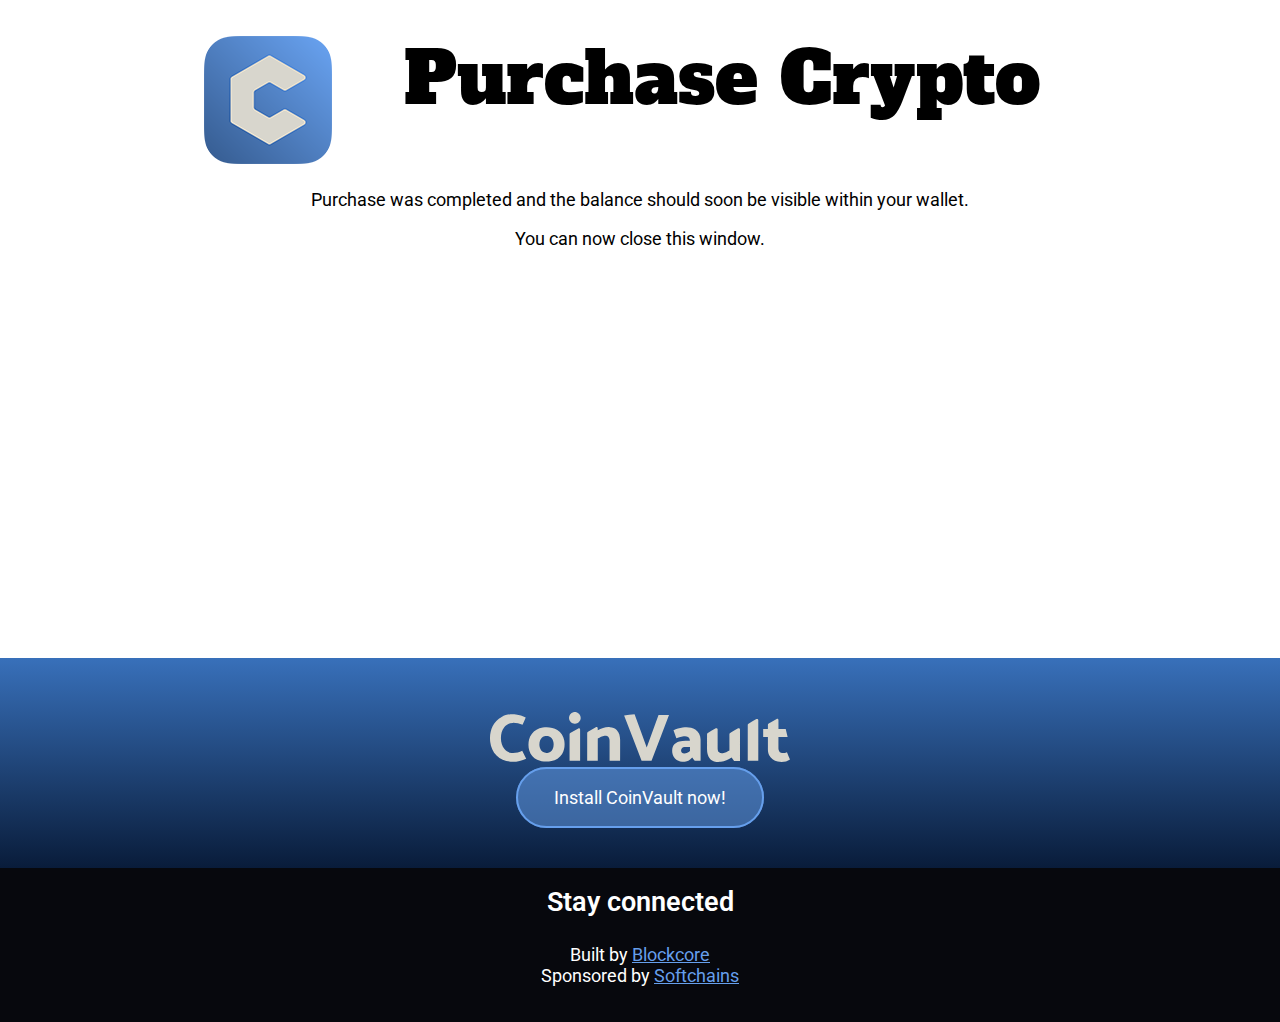
<file: simplex/success.html>
<!DOCTYPE html>
<html>
  <head>
    <meta charset="utf-8" />
    <title>CoinVault</title>
    <meta
      name="viewport"
      content="width=device-width, initial-scale=1.0, maximum-scale=1.0, user-scalable=no"
    />
    <link href="../styles.css?v=7" rel="stylesheet" />
    <link rel="icon" type="image/png" href="../favicon.png" />

    <meta
      name="description"
      content="CoinVault is a Stratis and Cirrus Non-Custodial HD wallet in your browser for Coins, Tokens, Identities,
        NFTs and more.."
    />

    <meta name="twitter:card" content="summary_large_image" />
    <meta name="twitter:site" content="@blockcoredev" />
    <meta name="twitter:creator" content="@blockcoredev" />
    <meta name="twitter:title" content="CoinVault" />
    <meta
      name="twitter:description"
      content="CoinVault is a Stratis and Cirrus Non-Custodial HD wallet in your browser for Coins, Tokens, Identities,
        NFTs and more.."
    />
    <meta
      name="twitter:image:src"
      content="https://www.coinvault.io/assets/social.jpg"
    />
    <meta property="og:title" content="CoinVault" />
    <meta property="og:type" content="website" />
    <meta property="og:url" content="https://www.coinvault.io/" />
    <meta
      property="og:image"
      content="https://www.coinvault.io/assets/social.jpg"
    />
    <meta property="og:image:width" content="1200" />
    <meta property="og:image:height" content="630" />
    <meta
      property="og:description"
      content="CoinVault is a Stratis and Cirrus Non-Custodial HD wallet in your browser for Coins, Tokens, Identities,
        NFTs and more.."
    />

    <link rel="preconnect" href="https://fonts.googleapis.com" />
    <link rel="preconnect" href="https://fonts.gstatic.com" crossorigin />
    <link
      href="https://fonts.googleapis.com/css2?family=Alfa+Slab+One&family=Roboto:wght@400;600&display=swap"
      rel="stylesheet"
    />

    <link
      rel="stylesheet"
      href="https://use.fontawesome.com/releases/v5.2.0/css/all.css"
      integrity="sha384-hWVjflwFxL6sNzntih27bfxkr27PmbbK/iSvJ+a4+0owXq79v+lsFkW54bOGbiDQ"
      crossorigin="anonymous"
    />
  </head>

  <body>
    <div class="simplex-widget">
      <div class="widget-logo">
        <img src="../assets/profile/icon-128x128.png" /><br /><br />
        <h1>Purchase Crypto</h1>
        <br />
      </div>

      <p class="centered">
        Purchase was completed and the balance should soon be visible within
        your wallet.
      </p>
      <p class="centered">
        You can now close this window.
      </p>
    </div>

    <section class="section section-3">
      <div class="container centered">
        <img
          class="coinvault-logo-purchase"
          src="../assets/profile/coinvault-light.svg"
        />

        <br /><br />
        <div class="centered">
          <a
            class="button button-primary"
            href="https://chrome.google.com/webstore/detail/coinvault/iofdmgdkbbolebgepilfaacaaoaeigek"
            target="_blank"
            >Install CoinVault now!</a
          >
        </div>
        <br /><br />
      </div>
    </section>

    <footer id="footer">
      <h2>Stay connected</h2>
      <div class="social-icons">
        <a href="https://discord.gg/fs4zjKcyTx" title="Discord" target="_blank"
          ><i class="social-icon fab fa-discord fa-4x"></i
        ></a>
        <a
          href="https://twitter.com/coinvault_io"
          title="Twitter"
          target="_blank"
          ><i class="social-icon fab fa-twitter fa-4x"></i
        ></a>
        <a href="https://github.com/CoinVault" title="GitHub" target="_blank"
          ><i class="social-icon fab fa-github fa-4x"></i
        ></a>
        <a href="mailto:post@blockcore.net" title="E-mail"
          ><i class="social-icon fas fa-envelope fa-4x"></i
        ></a>
      </div>

      <p class="copyright">
        Built by <a href="https://www.blockcore.net/">Blockcore</a><br />
        Sponsored by <a href="https://www.softchains.net/">Softchains</a>
      </p>
    </footer>
  </body>
</html>
</file>
<file: styles.css>
html {
}

body {
    color: white;
    background-color: #07080d;
    font-family: "Roboto", sans-serif;
    font-weight: 400;
    overflow: overlay;
}

html,
body {
    margin: 0;
    padding: 0;
    font-size: 18px;
}

.bg {
    width: 100%;
}

h2,
h3,
h4,
h5 {
    font-family: "Roboto", sans-serif;
    font-weight: 600;
}

h1 {
    margin: 0;
    font-family: "Alfa Slab One", cursive;
    font-weight: 400;
    padding-bottom: 0.6em;
    font-size: 4em;
}

h2 {
    margin: 0;
    padding-bottom: 0.3em;
}

h3 {
    margin: 0;
    padding-bottom: 0.3em;
    padding-top: 0.3em;
}

.splash-image {
    background: url(assets/bg.jpg);
    background-color: #cccccc;
    min-height: 500px;
    height: 100vh;
    background-position: center;
    background-repeat: no-repeat;
    background-size: cover;
    position: relative;
    filter: drop-shadow(0px 0px 100px #000);
}

.policy h1 {
    font-size: 2.4em;
}

.splash-text {
    text-align: center;
    position: absolute;
    top: 50%;
    left: 50%;
    transform: translate(-50%, -50%);
    color: white;
}

button {
    font-size: 1em;
}

button,
.button-primary {
    background-color: #e73f63;
    border: 2px solid #ffc6d2;
    border-radius: 2em;
    padding: 1em 2em;
    color: white;
    text-decoration: none;
    transition: 0.3s;
}

button:hover,
.button-primary:hover {
    /*#98263f;*/
    background: rgba(0, 0, 0, 0.2);
    color: whitesmoke;
    cursor: pointer;
}

.button:hover {
    background: rgba(0, 0, 0, 0.75);
    color: whitesmoke;
    cursor: pointer;
}

.button,
.button-primary {
    white-space: nowrap;
    overflow: hidden;
    text-overflow: ellipsis;
}

.button {
    background-color: transparent;
    background-color: rgba(0, 0, 0, 0.25);
    border: 2px solid #669fec;
    border-radius: 2em;
    padding: 1em 2em;
    color: white;
    text-decoration: none;
    transition: 0.3s;
}

.button-primary {
    background-color: transparent;
    background-color: rgba(102, 159, 236, 0.5);
    border: 2px solid #669fec;
    border-radius: 2em;
    padding: 1em 2em;
    color: white;
    text-decoration: none;
    transition: 0.3s;
}

a {
    color: #669fec;
    transition: 0.3s;
}

a:hover {
    color: white;
}

.partners {
    /* margin-left: auto;
    margin-right: auto; */
    text-align: center;
}

.partners img {
 width: 80%;
 max-width: 400px;
}

section,
footer,
.content {
}

.coinvault-logo {
    padding: 2em 0.5em;
}

.purchase-logo {
    max-width: 96px;
}

.coinvault-logo-purchase {
    padding: 0;
    max-width: 300px;
}

.container,
footer {
    max-width: 900px;
    margin-left: auto;
    margin-right: auto;
    padding: 1em 2em;
}

footer {
    text-align: center;
}

.simplex-widget {
    background-color: white;
    color: black;
    padding: 1.6em 2em;
    min-height: 600px;
}

.symbol-download-preview {
    width: 128px;
    height: 128px;
}

.widget-logo {
    text-align: center;
    display: flex;
    flex-direction: row;
    justify-content: center;
    gap: 2em;
    align-items: center;
    margin-bottom: 1em;
}

.centered {
    text-align: center;
}

::-webkit-scrollbar {
    width: 12px;
    height: 12px;
}

::-webkit-scrollbar-track {
    background: rgba(0, 0, 0, 0.2);
}

::-webkit-scrollbar-thumb {
    background: rgba(0, 0, 0, 0.35);
}

.section-1 {
    padding-top: 2em;
    background: rgb(13, 15, 27);
    background: linear-gradient(180deg, rgba(13, 15, 27, 1) 0%, rgba(9, 28, 58, 1) 100%);
}

.section-2 {
    padding-top: 2em;
    background-color: #3870ba;

    background: rgb(9, 28, 58);
    background: linear-gradient(180deg, rgba(9, 28, 58, 1) 0%, rgba(56, 112, 186, 1) 100%);
}

.section-2 a {
    color: white;
}

.section-2 a:hover {
    color: silver;
}

.section-3 {
    padding-top: 2em;
    color: white;
    background: rgb(56, 112, 186);
    background: linear-gradient(180deg, rgba(56, 112, 186, 1) 0%, rgba(9, 28, 58, 1) 100%);
}

.section-4 {
    padding-top: 2em;
    min-height: 400px;
    background-color: white;
    color: #1b1b1b;
    background: rgb(56, 112, 186);
    background: linear-gradient(180deg, rgba(56, 112, 186, 1) 0%, rgba(255, 255, 255, 1) 100%);
}

.section-5 {
    background: rgb(9, 28, 58);
    background: linear-gradient(180deg, rgba(9, 28, 58, 1) 0%, rgba(7, 8, 13, 1) 30%);
}

.section-4 a {
    color: silver;
    transition: 0.3s;
}

.section-4 a:hover {
    color: black;
}

.section-4 h3 {
    margin-top: 1em;
}

.section-4 p {
    margin-top: 0.2em;
}

.roadmap {
    width: 100%;
}

.margin-above {
    padding-top: 2em;
}

.drawing {
    max-width: 360px;
    clear: both;
    margin-right: 10px;
    margin-bottom: 10px;
    float: left;
}

.drawing-right {
    max-width: 360px;
    clear: both;
    margin-left: 10px;
    margin-bottom: 10px;
    float: right;
}

.drawing-right-image {
    max-width: 360px;
    clear: both;
    margin-left: 10px;
    margin-bottom: 10px;
    float: right;
    border-radius: 10px;
}

h3 {
    clear: both;
}

.visible-large {
    display: inline;
}

.visible-small {
    display: none;
}

.profile {
    max-width: 128px;
    clear: both;
    float: left;
    border-radius: 50%;
}

.profile-container {
    display: flex;
}

.profile-container .image {
    flex-grow: 4;
    width: 140px;
}

.profile-container .text {
    margin-left: 2em;
}

.break {
    clear: both;
}

.profile-container {
    margin-top: 2em;
}

.purchase {
    font-size: 3em;
    padding: 0;
}

@media screen and (max-width: 1200px) {
    .button,
    .button-primary {
        clear: both;
        display: block;
        margin-bottom: 1em;
    }
}

@media screen and (max-width: 800px) {
    body {
        font-size: 16px;
    }

    h1 {
        font-size: 3em;
    }

    h3 {
        font-size: 1em;
    }

    .drawing {
        max-width: 200px;
    }

    .drawing-right {
        max-width: 200px;
    }

    .drawing-right-image {
        max-width: 200px;
    }

    .visible-large {
        display: none;
    }

    .visible-small {
        display: inline;
    }

    .button,
    .button-primary {
        clear: both;
        display: block;
        margin-bottom: 1em;
    }

    .purchase {
        font-size: 2em;
    }

    .purchase-logo {
        max-width: 64px;
    }
}

@media screen and (max-width: 600px) {
    h1 {
        font-size: 3em;
    }

    h3 {
        font-size: 1em;
    }

    .profile {
        max-width: 96px;
    }

    .button,
    .button-primary {
        clear: both;
        display: block;
        margin-bottom: 1em;
    }


}

@media screen and (max-width: 500px) {
    .button,
    .button-primary {
        clear: both;
        display: block;
        margin-bottom: 1em;
    }

    .drawing {
        max-width: 140px;
    }

    .drawing-right {
        max-width: 140px;
        margin-left: 4px;
        margin-bottom: 4px;
    }

    .drawing-right-image {
        max-width: 140px;
        margin-left: 4px;
        margin-bottom: 4px;
    }
}
</file>
